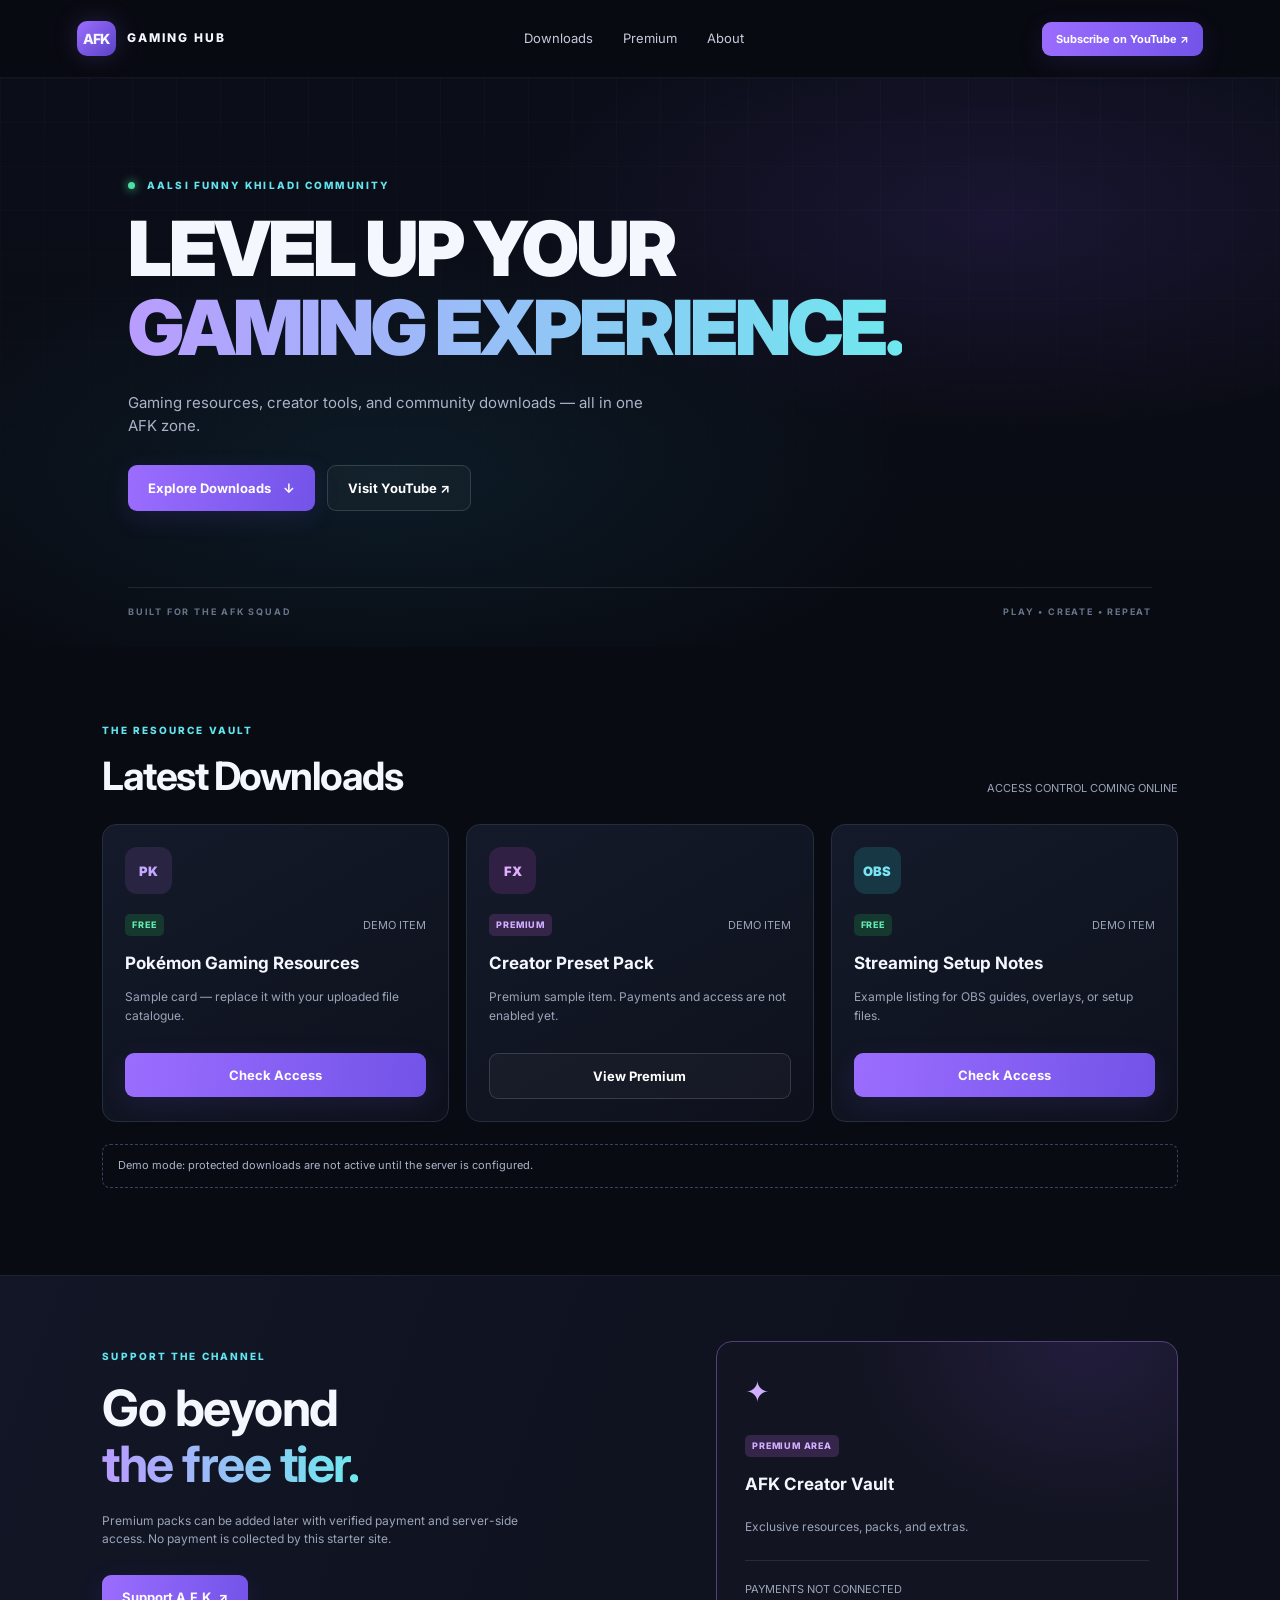
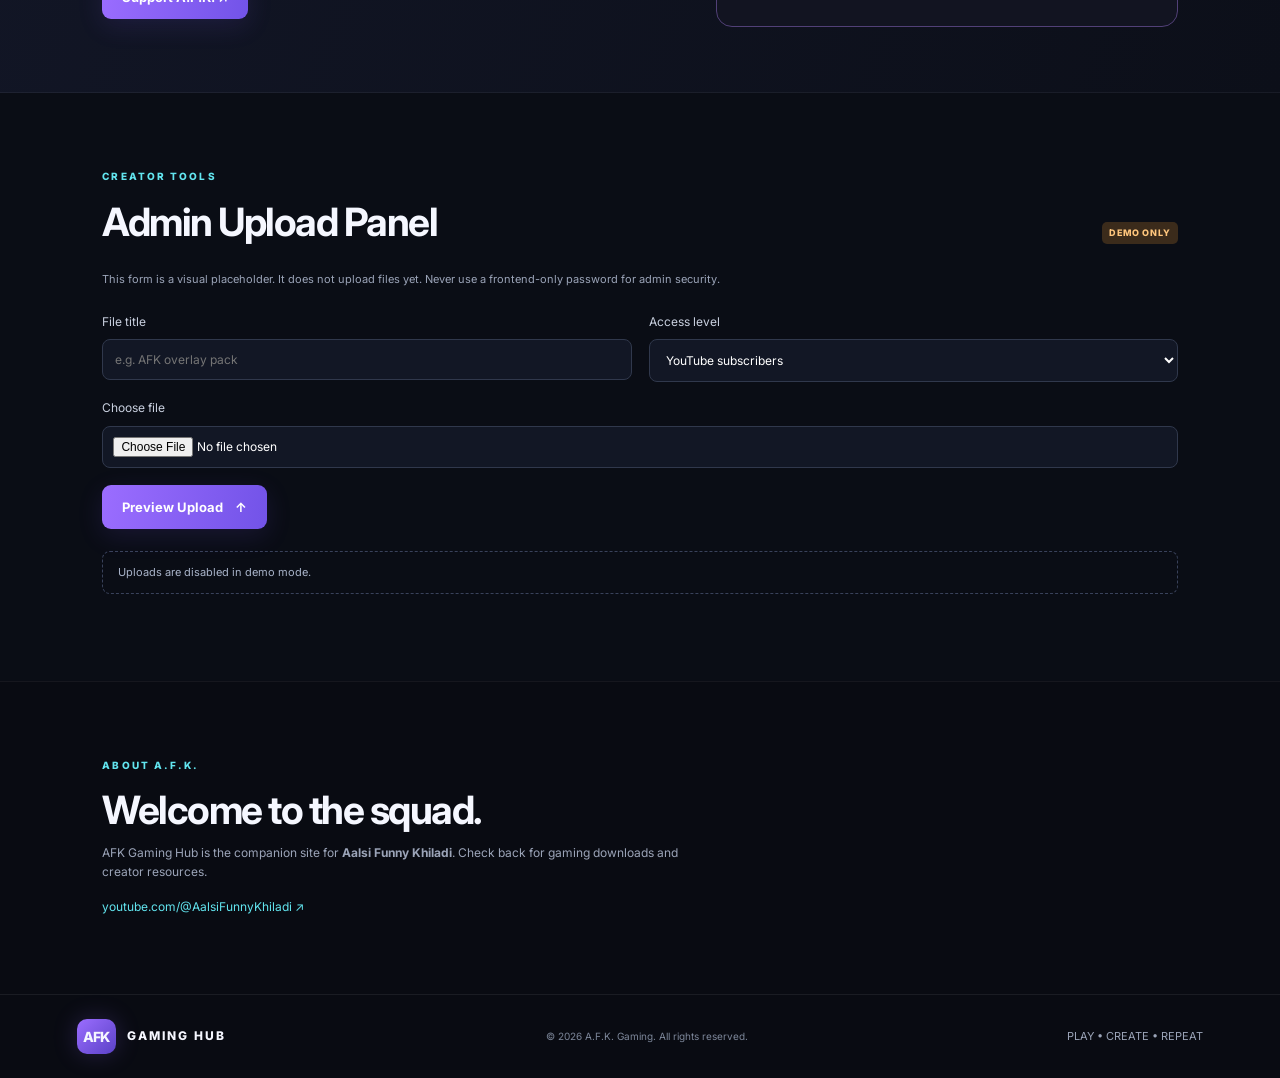
<file: public/index.html>
<!doctype html>
<html lang="en">
<head>
  <meta charset="utf-8">
  <meta name="viewport" content="width=device-width, initial-scale=1">
  <meta name="theme-color" content="#090b12">
  <meta name="description" content="AFK Gaming Hub — gaming downloads, creator resources, and community extras.">
  <title>AFK Gaming Hub | Aalsi Funny Khiladi</title>
  <link rel="stylesheet" href="./styles.css">
</head>
<body>
  <header class="topbar">
    <a class="brand" href="#"><span class="brand-mark">AFK</span><span>GAMING HUB</span></a>
    <nav><a href="#downloads">Downloads</a><a href="#premium">Premium</a><a href="#about">About</a></nav>
    <a class="button button-small" href="https://www.youtube.com/@AalsiFunnyKhiladi" target="_blank" rel="noopener">Subscribe on YouTube ↗</a>
  </header>

  <main>
    <section class="hero">
      <div class="eyebrow"><span class="pulse"></span> AALSI FUNNY KHILADI COMMUNITY</div>
      <h1>LEVEL UP YOUR<br><span>GAMING EXPERIENCE.</span></h1>
      <p>Gaming resources, creator tools, and community downloads — all in one AFK zone.</p>
      <div class="hero-actions">
        <a class="button" href="#downloads">Explore Downloads <span>↓</span></a>
        <a class="button button-ghost" href="https://www.youtube.com/@AalsiFunnyKhiladi" target="_blank" rel="noopener">Visit YouTube ↗</a>
      </div>
      <div class="hero-foot"><span>BUILT FOR THE AFK SQUAD</span><span>PLAY • CREATE • REPEAT</span></div>
    </section>

    <section class="section" id="downloads">
      <div class="section-head"><div><div class="eyebrow">THE RESOURCE VAULT</div><h2>Latest Downloads</h2></div><span class="muted">ACCESS CONTROL COMING ONLINE</span></div>
      <div id="file-list" class="file-grid">
        <article class="file-card"><div class="file-icon">PK</div><div class="file-meta"><span class="tag free">FREE</span><span class="muted">DEMO ITEM</span></div><h3>Pokémon Gaming Resources</h3><p>Sample card — replace it with your uploaded file catalogue.</p><button class="button button-full" data-demo="download">Check Access</button></article>
        <article class="file-card"><div class="file-icon purple">FX</div><div class="file-meta"><span class="tag premium">PREMIUM</span><span class="muted">DEMO ITEM</span></div><h3>Creator Preset Pack</h3><p>Premium sample item. Payments and access are not enabled yet.</p><button class="button button-full button-ghost" data-demo="premium">View Premium</button></article>
        <article class="file-card"><div class="file-icon blue">OBS</div><div class="file-meta"><span class="tag free">FREE</span><span class="muted">DEMO ITEM</span></div><h3>Streaming Setup Notes</h3><p>Example listing for OBS guides, overlays, or setup files.</p><button class="button button-full" data-demo="download">Check Access</button></article>
      </div>
      <p class="notice" id="status-note">Demo mode: protected downloads are not active until the server is configured.</p>
    </section>

    <section class="split-section" id="premium">
      <div><div class="eyebrow">SUPPORT THE CHANNEL</div><h2>Go beyond<br><span>the free tier.</span></h2><p>Premium packs can be added later with verified payment and server-side access. No payment is collected by this starter site.</p><a class="button" href="https://www.youtube.com/@AalsiFunnyKhiladi" target="_blank" rel="noopener">Support A.F.K. ↗</a></div>
      <div class="premium-panel"><div class="crown">✦</div><div class="tag premium">PREMIUM AREA</div><h3>AFK Creator Vault</h3><p>Exclusive resources, packs, and extras.</p><div class="line"></div><div class="muted">PAYMENTS NOT CONNECTED</div></div>
    </section>

    <section class="section admin-section" id="admin">
      <div class="section-head"><div><div class="eyebrow">CREATOR TOOLS</div><h2>Admin Upload Panel</h2></div><span class="tag warning">DEMO ONLY</span></div>
      <p class="muted">This form is a visual placeholder. It does not upload files yet. Never use a frontend-only password for admin security.</p>
      <form id="upload-form" class="upload-form">
        <label>File title<input type="text" name="title" placeholder="e.g. AFK overlay pack" required></label>
        <label>Access level<select name="access"><option value="subscriber">YouTube subscribers</option><option value="premium">Premium purchase</option><option value="public">Public</option></select></label>
        <label>Choose file<input type="file" name="file" required></label>
        <button class="button" type="submit">Preview Upload <span>↑</span></button>
      </form>
      <p id="upload-note" class="notice">Uploads are disabled in demo mode.</p>
    </section>

    <section class="section about" id="about">
      <div class="eyebrow">ABOUT A.F.K.</div><h2>Welcome to the squad.</h2>
      <p>AFK Gaming Hub is the companion site for <strong>Aalsi Funny Khiladi</strong>. Check back for gaming downloads and creator resources.</p>
      <a href="https://www.youtube.com/@AalsiFunnyKhiladi" target="_blank" rel="noopener" class="text-link">youtube.com/@AalsiFunnyKhiladi ↗</a>
    </section>
  </main>

  <footer><a class="brand" href="#"><span class="brand-mark">AFK</span><span>GAMING HUB</span></a><span>© <span id="year"></span> A.F.K. Gaming. All rights reserved.</span><span class="muted">PLAY • CREATE • REPEAT</span></footer>
  <script src="./app.js"></script>
</body>
</html>
</file>
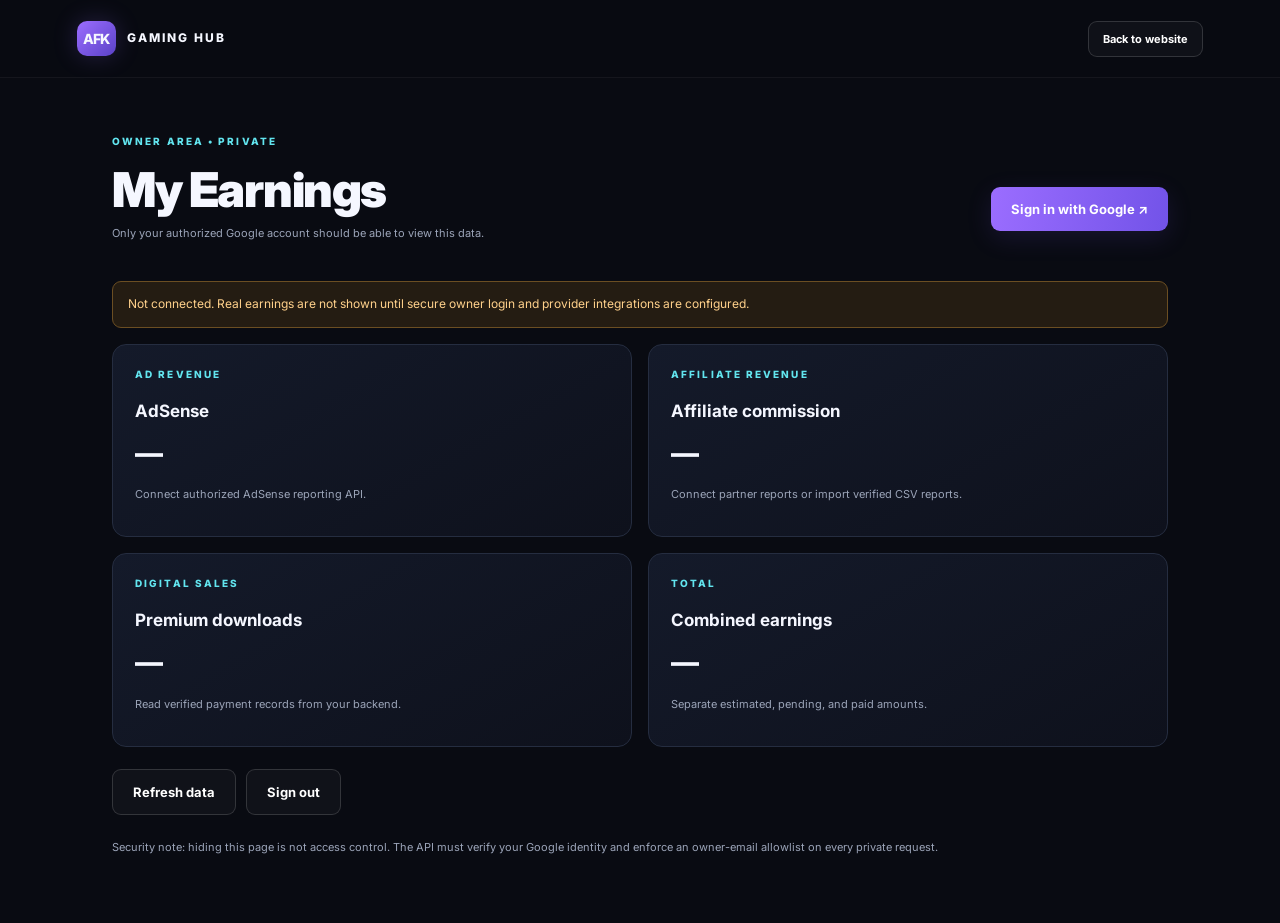
<file: public/owner.html>
<!doctype html>
<html lang="en">
<head>
  <meta charset="utf-8">
  <meta name="viewport" content="width=device-width, initial-scale=1">
  <meta name="theme-color" content="#090b12">
  <title>Owner Dashboard | AFK Gaming Hub</title>
  <link rel="stylesheet" href="./styles.css">
  <style>
    .owner-wrap{max-width:1100px;margin:0 auto;padding:56px 22px}
    .owner-top{display:flex;align-items:center;justify-content:space-between;gap:16px;flex-wrap:wrap;margin-bottom:28px}
    .owner-grid{display:grid;grid-template-columns:repeat(2,minmax(0,1fr));gap:16px}
    .owner-card{border:1px solid var(--line);background:linear-gradient(150deg,#141a2a,#0e111c);padding:22px;border-radius:14px}
    .owner-card h3{margin:8px 0}.owner-value{font-size:28px;font-weight:800;letter-spacing:-1px}
    .owner-actions{display:flex;gap:10px;flex-wrap:wrap;margin-top:22px}
    .owner-status{padding:13px 15px;border:1px solid #6b4e22;background:#241c12;color:#ffd18b;border-radius:9px;font-size:12px;margin:16px 0}
    .owner-small{font-size:11px;color:var(--muted)}
    @media(max-width:650px){.owner-grid{grid-template-columns:1fr}}
  </style>
</head>
<body>
  <header class="topbar">
    <a class="brand" href="./index.html"><span class="brand-mark">AFK</span><span>GAMING HUB</span></a>
    <a class="button button-small button-ghost" href="./index.html">Back to website</a>
  </header>
  <main class="owner-wrap">
    <div class="eyebrow">OWNER AREA • PRIVATE</div>
    <div class="owner-top">
      <div><h1 style="font-size:clamp(30px,5vw,48px);letter-spacing:-1.5px">My Earnings</h1><p class="muted">Only your authorized Google account should be able to view this data.</p></div>
      <button id="login-button" class="button">Sign in with Google ↗</button>
    </div>
    <div id="owner-status" class="owner-status">Not connected. Real earnings are not shown until secure owner login and provider integrations are configured.</div>
    <section class="owner-grid" aria-label="Earnings summary">
      <article class="owner-card"><div class="eyebrow">AD REVENUE</div><h3>AdSense</h3><div class="owner-value">—</div><p class="owner-small">Connect authorized AdSense reporting API.</p></article>
      <article class="owner-card"><div class="eyebrow">AFFILIATE REVENUE</div><h3>Affiliate commission</h3><div class="owner-value">—</div><p class="owner-small">Connect partner reports or import verified CSV reports.</p></article>
      <article class="owner-card"><div class="eyebrow">DIGITAL SALES</div><h3>Premium downloads</h3><div class="owner-value">—</div><p class="owner-small">Read verified payment records from your backend.</p></article>
      <article class="owner-card"><div class="eyebrow">TOTAL</div><h3>Combined earnings</h3><div class="owner-value">—</div><p class="owner-small">Separate estimated, pending, and paid amounts.</p></article>
    </section>
    <div class="owner-actions">
      <button class="button button-ghost" id="refresh-button">Refresh data</button>
      <button class="button button-ghost" id="logout-button">Sign out</button>
    </div>
    <p class="owner-small" style="margin-top:24px">Security note: hiding this page is not access control. The API must verify your Google identity and enforce an owner-email allowlist on every private request.</p>
  </main>
  <script src="./owner.js"></script>
</body>
</html>
</file>
<file: public/styles.css>
@import url('https://fonts.googleapis.com/css2?family=Inter:wght@400;500;600;700;800;900&display=swap');
:root{--bg:#090b12;--panel:#111522;--panel2:#151b2b;--text:#f5f7ff;--muted:#9ba4b8;--line:#252d40;--purple:#9b6dff;--cyan:#62e5ef;--green:#4de0a5}
*{box-sizing:border-box}html{scroll-behavior:smooth}body{margin:0;background:var(--bg);color:var(--text);font-family:Inter,system-ui,sans-serif;line-height:1.55}a{color:inherit;text-decoration:none}.topbar{height:78px;padding:0 clamp(20px,6vw,88px);display:flex;align-items:center;justify-content:space-between;border-bottom:1px solid #ffffff0d;background:#090b12ed;position:sticky;top:0;z-index:5;backdrop-filter:blur(16px)}.brand{display:flex;align-items:center;gap:11px;font-size:12px;font-weight:800;letter-spacing:2px}.brand-mark{display:grid;place-items:center;width:39px;height:35px;border-radius:10px;background:linear-gradient(135deg,var(--purple),#5b42c7);font-size:14px;letter-spacing:-1px;box-shadow:0 0 24px #9b6dff35}.topbar nav{display:flex;gap:30px;color:#c5cada;font-size:13px}.topbar nav a:hover,.text-link:hover{color:var(--cyan)}.button{border:0;display:inline-flex;align-items:center;justify-content:center;gap:12px;background:linear-gradient(100deg,#9b6dff,#7253e8);color:white;font:700 13px Inter,sans-serif;padding:14px 20px;border-radius:9px;cursor:pointer;box-shadow:0 7px 26px #805bff20;transition:transform .18s,filter .18s}.button:hover{transform:translateY(-2px);filter:brightness(1.1)}.button-small{padding:10px 14px;font-size:11px}.button-ghost{background:#ffffff08;border:1px solid #ffffff25;box-shadow:none}.button-full{width:100%;margin-top:14px}.hero{padding:100px clamp(22px,10vw,150px) 28px;min-height:500px;background:radial-gradient(ellipse at 78% 25%,#643cb52c,transparent 35%),radial-gradient(ellipse at 30% 70%,#165a7230,transparent 42%),linear-gradient(180deg,#0b0e19,#090b12);position:relative;overflow:hidden}.hero:after{content:"";position:absolute;inset:0;background-image:linear-gradient(#ffffff05 1px,transparent 1px),linear-gradient(90deg,#ffffff05 1px,transparent 1px);background-size:44px 44px;mask-image:linear-gradient(to bottom,black,transparent);pointer-events:none}.hero>*{position:relative;z-index:1}.eyebrow{font-size:10px;letter-spacing:2.1px;color:var(--cyan);font-weight:800;margin-bottom:15px}.pulse{display:inline-block;width:7px;height:7px;background:var(--green);border-radius:50%;margin-right:8px;box-shadow:0 0 10px var(--green)}h1{font-size:clamp(38px,6vw,76px);line-height:1.04;letter-spacing:-3px;margin:0;font-weight:900}h1 span,.split-section h2 span{background:linear-gradient(90deg,#b99cff,#6fe8ee);-webkit-background-clip:text;background-clip:text;color:transparent}.hero p{max-width:540px;color:#aab3c8;font-size:15px;margin:24px 0 28px}.hero-actions{display:flex;gap:12px;flex-wrap:wrap}.hero-foot{display:flex;justify-content:space-between;border-top:1px solid #ffffff18;margin-top:76px;padding-top:17px;color:#69748a;font-size:9px;letter-spacing:1.8px;font-weight:700}.section{padding:76px clamp(22px,8vw,120px)}.section-head{display:flex;align-items:end;justify-content:space-between;gap:20px;margin-bottom:27px}h2{font-size:clamp(27px,4vw,39px);letter-spacing:-1.5px;line-height:1.12;margin:0}h3{font-size:17px;margin:14px 0 8px}.muted{color:var(--muted);font-size:11px}.file-grid{display:grid;grid-template-columns:repeat(3,minmax(0,1fr));gap:17px}.file-card{border:1px solid var(--line);background:linear-gradient(150deg,#141a2a,#0e111c);padding:22px;border-radius:14px;min-width:0;transition:border-color .2s,transform .2s}.file-card:hover{border-color:#7960c7;transform:translateY(-3px)}.file-icon{width:47px;height:47px;display:grid;place-items:center;border-radius:12px;background:#2a2443;color:#c4a9ff;font-size:13px;font-weight:900}.file-icon.purple{background:#302044;color:#e0adff}.file-icon.blue{background:#173744;color:#7be4f3}.file-meta{display:flex;justify-content:space-between;align-items:center;gap:8px;margin-top:20px}.tag{display:inline-block;border-radius:5px;padding:4px 7px;font-size:9px;font-weight:800;letter-spacing:.8px}.tag.free{background:#15382f;color:#64e8b2}.tag.premium{background:#352649;color:#d2adff}.tag.warning{background:#3b2b1b;color:#ffc67d}.file-card p,.split-section p,.about p{font-size:12px;color:var(--muted);min-height:39px}.notice{border:1px dashed #39425b;color:#a9b4ca;padding:12px 15px;border-radius:8px;font-size:11px;margin-top:22px}.split-section{display:grid;grid-template-columns:1.1fr .9fr;gap:50px;align-items:center;padding:65px clamp(22px,8vw,120px);background:linear-gradient(110deg,#121626,#0c0f19);border-top:1px solid #ffffff0d;border-bottom:1px solid #ffffff0d}.split-section h2{font-size:clamp(34px,4.5vw,50px)}.split-section p{max-width:420px;margin:20px 0 24px}.premium-panel{border:1px solid #514077;background:radial-gradient(ellipse at 80% 0%,#7d4dd626,transparent 45%),#121421;border-radius:16px;padding:28px;min-height:230px}.crown{font-size:29px;color:#d0adff;margin-bottom:17px}.premium-panel p{min-height:0}.line{height:1px;background:#ffffff18;margin:20px 0}.admin-section{background:#0a0d15}.upload-form{display:grid;grid-template-columns:repeat(2,minmax(0,1fr));gap:17px;margin-top:25px}.upload-form label{display:flex;flex-direction:column;gap:8px;font-size:12px;color:#c9d0df}.upload-form label:nth-child(3){grid-column:1/-1}input,select{width:100%;background:#121725;color:white;border:1px solid #30384c;border-radius:8px;padding:12px;font:12px Inter,sans-serif}input[type=file]{padding:10px}.upload-form button{justify-self:start}.about{border-top:1px solid #ffffff0d}.about p{max-width:580px;min-height:0}.text-link{color:var(--cyan);font-size:12px}footer{border-top:1px solid #ffffff12;padding:24px clamp(20px,6vw,88px);display:flex;align-items:center;justify-content:space-between;gap:18px;flex-wrap:wrap}footer>span{font-size:10px;color:#7d879a}@media(max-width:760px){.topbar{height:68px}.topbar nav{display:none}.brand{font-size:10px}.hero{padding-top:75px;min-height:460px}h1{letter-spacing:-1.8px}.hero-foot{margin-top:56px}.file-grid{grid-template-columns:1fr}.section{padding-top:55px;padding-bottom:55px}.split-section{grid-template-columns:1fr;gap:28px}.section-head{align-items:start;flex-direction:column}.upload-form{grid-template-columns:1fr}.upload-form label:nth-child(3){grid-column:auto}.upload-form button{width:100%}}@media(prefers-reduced-motion:reduce){*{scroll-behavior:auto!important;transition:none!important}}
</file>
